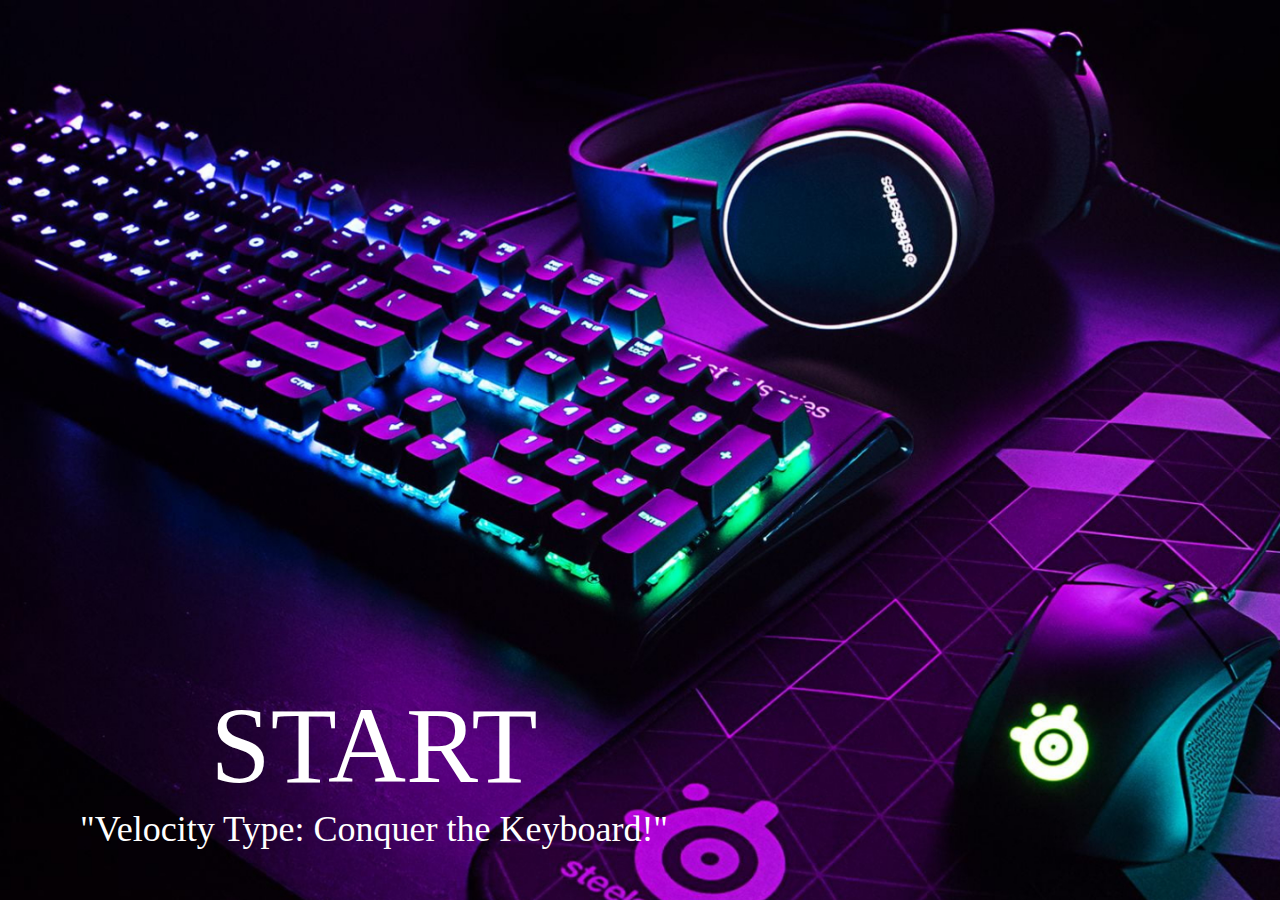
<file: index.html>
<!DOCTYPE html>
<html lang="en">
  <head>
    <meta charset="UTF-8" />
    <meta name="viewport" content="width=device-width, initial-scale=1.0" />
    <title>Typing Speed Test</title>
    <link rel="stylesheet" href="style.css" />
    <link rel="shortcut icon" href="./assets/favicon.svg" type="image/x-icon">
  </head>
  <body>
    <div class="container">
      <a href="./game.html"><h1>START</h1></a>
      <h4>"Velocity Type: Conquer the Keyboard!"</h4>
    </div>
  </body>
</html>
</file>
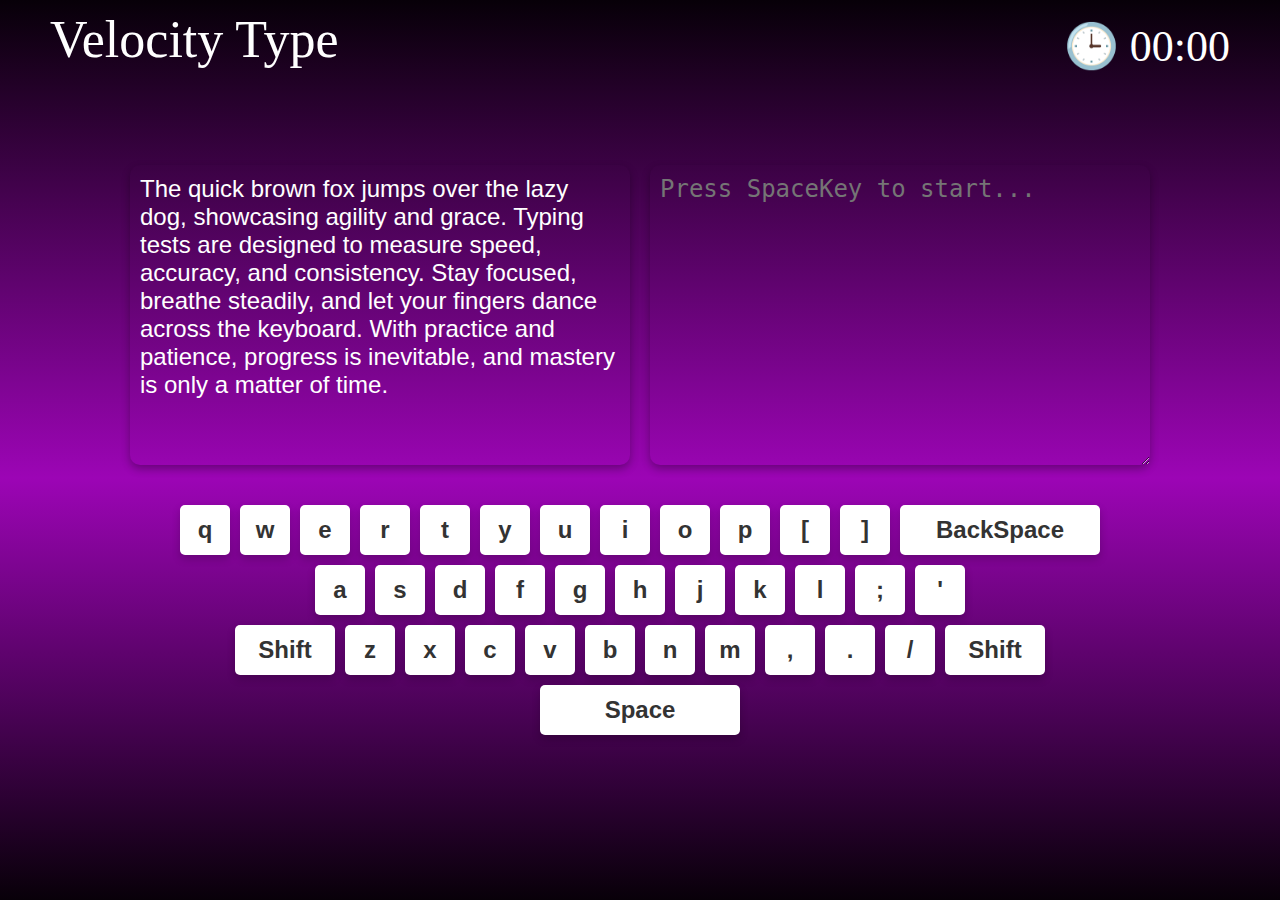
<file: game.html>
<!DOCTYPE html>
<html lang="en">
  <head>
    <meta charset="UTF-8" />
    <meta name="viewport" content="width=device-width, initial-scale=1.0" />
    <title>Typing Speed Test</title>
    <link rel="stylesheet" href="game.css" />
    <link rel="shortcut icon" href="./assets/favicon.svg" type="image/x-icon">
  </head>
  <body>
    <h1 class="velocity-type">Velocity Type</h1>
    <h2 id="timer">🕒 00:00</h2>
    <div class="game-container">
      <div class="screen-div">
        <div class="text-to-type"></div>
        <textarea type="text" class="text-container" placeholder="Press SpaceKey to start..."></textarea>
      </div>

      <div class="keyboard">
        <div class="row">
          <div class="key">q</div>
          <div class="key">w</div>
          <div class="key">e</div>
          <div class="key">r</div>
          <div class="key">t</div>
          <div class="key">y</div>
          <div class="key">u</div>
          <div class="key">i</div>
          <div class="key">o</div>
          <div class="key">p</div>
          <div class="key">[</div>
          <div class="key">]</div>
          <div class="key backSpace">BackSpace</div>
        </div>
        <div class="row">
          <div class="key">a</div>
          <div class="key">s</div>
          <div class="key">d</div>
          <div class="key">f</div>
          <div class="key">g</div>
          <div class="key">h</div>
          <div class="key">j</div>
          <div class="key">k</div>
          <div class="key">l</div>
          <div class="key">;</div>
          <div class="key">'</div>
        </div>
        <div class="row">
          <div class="key shiftKey">Shift</div>
          <div class="key">z</div>
          <div class="key">x</div>
          <div class="key">c</div>
          <div class="key">v</div>
          <div class="key">b</div>
          <div class="key">n</div>
          <div class="key">m</div>
          <div class="key">,</div>
          <div class="key">.</div>
          <div class="key">/</div>
          <div class="key shiftKey">Shift</div>
        </div>
        <div class="row">
          <div class="key spaceKey">Space</div>
        </div>
      </div>
    </div>
    <div class="tint"></div>
    <div class="finish-container">
      <h1 class="finish-heading">Game Over</h1>
      <h2 id="time-finish">Your time: 01:00</h2>
      <h2 id="speed-finish">Your speed: 0 WPM</h2>
      <button class="restart-button">Restart</button>
    </div>
  </body>
  <script src="script.js"></script>
</html>
</file>
<file: style.css>
* {
  margin: 0;
  padding: 0;
  box-sizing: border-box;
}

body {
  font-family: "Poppins", sans-serif;
  background-image: url(./assets/background.png);
  background-size: cover;
  color: #333;
  width: 100vw;
  height: 100vh;
}

h1 {
  color: #fff;
  font-family: "Goblin One";
  font-size: 108px;
  font-style: normal;
  font-weight: 400;
  line-height: normal;
  text-align: center;
}

h4 {
  color: #fff;
  font-family: "Goblin One";
  font-size: 36px;
  font-style: normal;
  font-weight: 400;
  line-height: normal;
}

.container{
    position: absolute;
    bottom: 50px;
    left: 80px;
}

a{
    text-decoration: none;
}

a:hover{
    text-decoration: underline;
    text-decoration-color: #fff;
    text-decoration-thickness: 3px;
    text-underline-offset: 5px;
    transition: all 0.5s ease-in-out;
}
</file>
<file: game.css>
* {
  margin: 0;
  padding: 0;
  box-sizing: border-box;
}

body {
  font-family: "Poppins", sans-serif;
  background: linear-gradient(
    180deg,
    #070008 0%,
    #42024c 20.85%,
    #9c05b5 53.12%,
    #080009 100%
  );
  color: #333;
  width: 100vw;
  height: 100vh;
}

.velocity-type {
  color: #fff;
  font-family: "Goblin One";
  font-size: 52px;
  font-style: normal;
  font-weight: 400;
  line-height: normal;
  position: absolute;
  top: 10px;
  left: 50px;
}

#timer {
  color: #fff;
  font-family: "Goblin One";
  font-size: 44px;
  font-style: normal;
  font-weight: 400;
  line-height: normal;
  position: absolute;
  top: 20px;
  right: 50px;
}

.keyboard {
  display: flex;
  flex-direction: column;
  align-items: center;
  justify-content: center;
  gap: 10px;
}

.row {
  display: flex;
  gap: 10px;
  justify-content: center;
  align-items: center;
}

.key {
  width: 50px;
  height: 50px;
  background-color: #fff;
  border-radius: 5px;
  display: flex;
  justify-content: center;
  align-items: center;
  font-size: 24px;
  font-weight: bold;
  color: #333;
  cursor: pointer;
  transition: all 0.3s ease-in-out;
  box-shadow: 0 4px 8px rgba(0, 0, 0, 0.2);
}

.shiftKey {
  width: 100px;
}

.spaceKey {
  width: 200px;
}
.backSpace {
  width: 200px;
}

.key:hover {
  background-color: #f0f0f0;
  transform: translateY(-2px);
  box-shadow: 0 6px 12px rgba(0, 0, 0, 0.3);
}
.key:active {
  transform: translateY(2px);
  box-shadow: 0 2px 4px rgba(0, 0, 0, 0.1);
}

.active-key {
  background-color: #16bcd9;
  transform: translateY(-2px);
  box-shadow: 0 6px 12px rgba(0, 0, 0, 0.3);
}

.game-container {
  position: absolute;
  top: 50%;
  left: 50%;
  transform: translate(-50%, -50%);
  display: flex;
  flex-direction: column;
  align-items: center;
  justify-content: center;
  gap: 40px;
}

.correctWord {
  color: white;
}

.wrongWord {
  color: red;
}

.screen-div {
  display: flex;
  align-items: center;
  justify-content: center;
  gap: 20px;
}

.text-container {
  width: 500px;
  height: 300px;
  border-radius: 10px;
  background: none;
  box-shadow: 0 4px 8px rgba(0, 0, 0, 0.3);
  overflow: auto;
  padding: 10px;
  display: flex;
  flex-direction: column;
  align-items: center;
  scrollbar-width: none;
  color: white;
  font-size: 24px;
  text-align: left;
  outline: none;
  border: none;
}

.text-container:focus {
  outline: none;
}

.text-to-type {
  width: 500px;
  height: 300px;
  border-radius: 10px;
  background: none;
  box-shadow: 0 4px 8px rgba(0, 0, 0, 0.3);
  overflow: auto;
  padding: 10px;
  display: flex;
  flex-direction: column;
  align-items: center;
  scrollbar-width: none;
  color: white;
  font-size: 24px;
  text-align: left;
}

.finish-container {
  display: flex;
  flex-direction: column;
  align-items: center;
  justify-content: center;
  gap: 20px;
  position: absolute;
  top: 50%;
  left: 50%;
  transform: translate(-50%, -50%);
  background-color: #9c05b5;
  padding: 20px;
  width: 500px;
  height: 400px;
  border-radius: 10px;
  box-shadow: 0 4px 8px rgba(255, 255, 255, 0.3);
}

#time-finish {
  color: #fff;
  font-family: "Goblin One";
  font-size: 40px;
  font-style: normal;
  font-weight: 400;
  line-height: normal;
  position: relative;
}

#speed-finish {
  color: #fff;
  font-family: "Goblin One";
  font-size: 40px;
  font-style: normal;
  font-weight: 400;
  line-height: normal;
  position: relative;
}

.restart-button {
  background-color: #fff;
  color: #9c05b5;
  font-size: 32px;
  font-weight: bolder;
  padding: 10px 20px;
  border-radius: 10px;
  cursor: pointer;
  transition: all 0.3s ease-in-out;
  box-shadow: 0 8px 12px rgba(0, 0, 0, 0.2);
}

.finish-heading {
  color: #fff;
  font-family: "Goblin One";
  font-size: 60px;
  font-style: normal;
  font-weight: 900;
  line-height: normal;
  position: relative;
}

.tint {
  position: absolute;
  top: 0;
  left: 0;
  width: 100%;
  height: 100%;
  background-color: rgba(0, 0, 0, 0.8);
}

.restart-button:hover {
  background-color: #f0f0f0;
  transform: translateY(-2px);
  box-shadow: 0 6px 12px rgba(0, 0, 0, 0.3);
}

.restart-button:active {
  transform: translateY(2px);
  box-shadow: 0 2px 4px rgba(0, 0, 0, 0.1);
}

.tint {
  display: none;
}

.finish-container {
  display: none;
}

@media screen and (max-width: 1100px) {
  .screen-div {
    flex-direction: column;
    align-items: center;
    justify-content: center;
  }

  .game-container{
    width: 90%;
  }

  .text-container {
    width: 90%;
    height: 160px;
  }
  .text-to-type {
    width: 90%;
    height: 200px;
  }

  .velocity-type {
    font-size: 40px;
    top: 5px;
    left: 20px;
  }

  .key {
    width: 40px;
    height: 40px;
    font-size: 20px;
  }

  .shiftKey {
    width: 80px;
  }

  .spaceKey {
    width: 160px;
  }
  .backSpace {
    width: 160px;
  }
}
</file>
